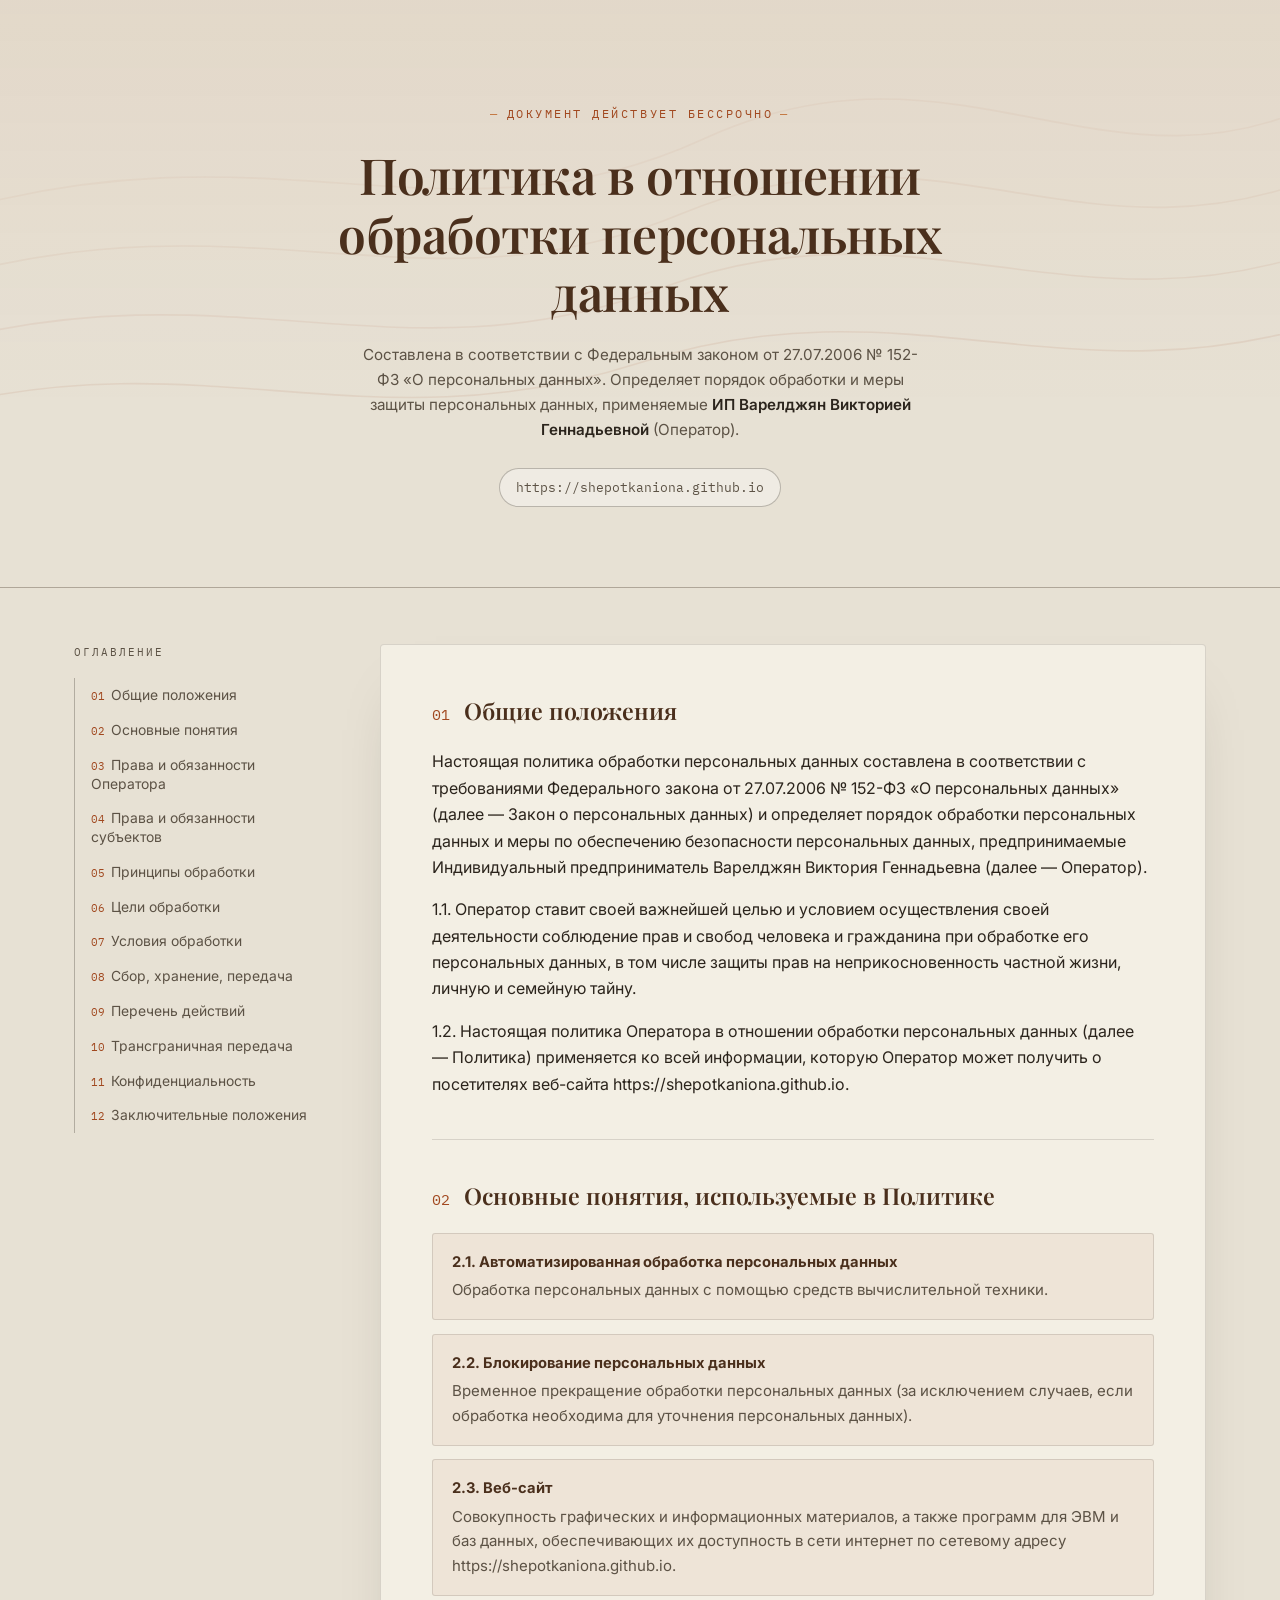
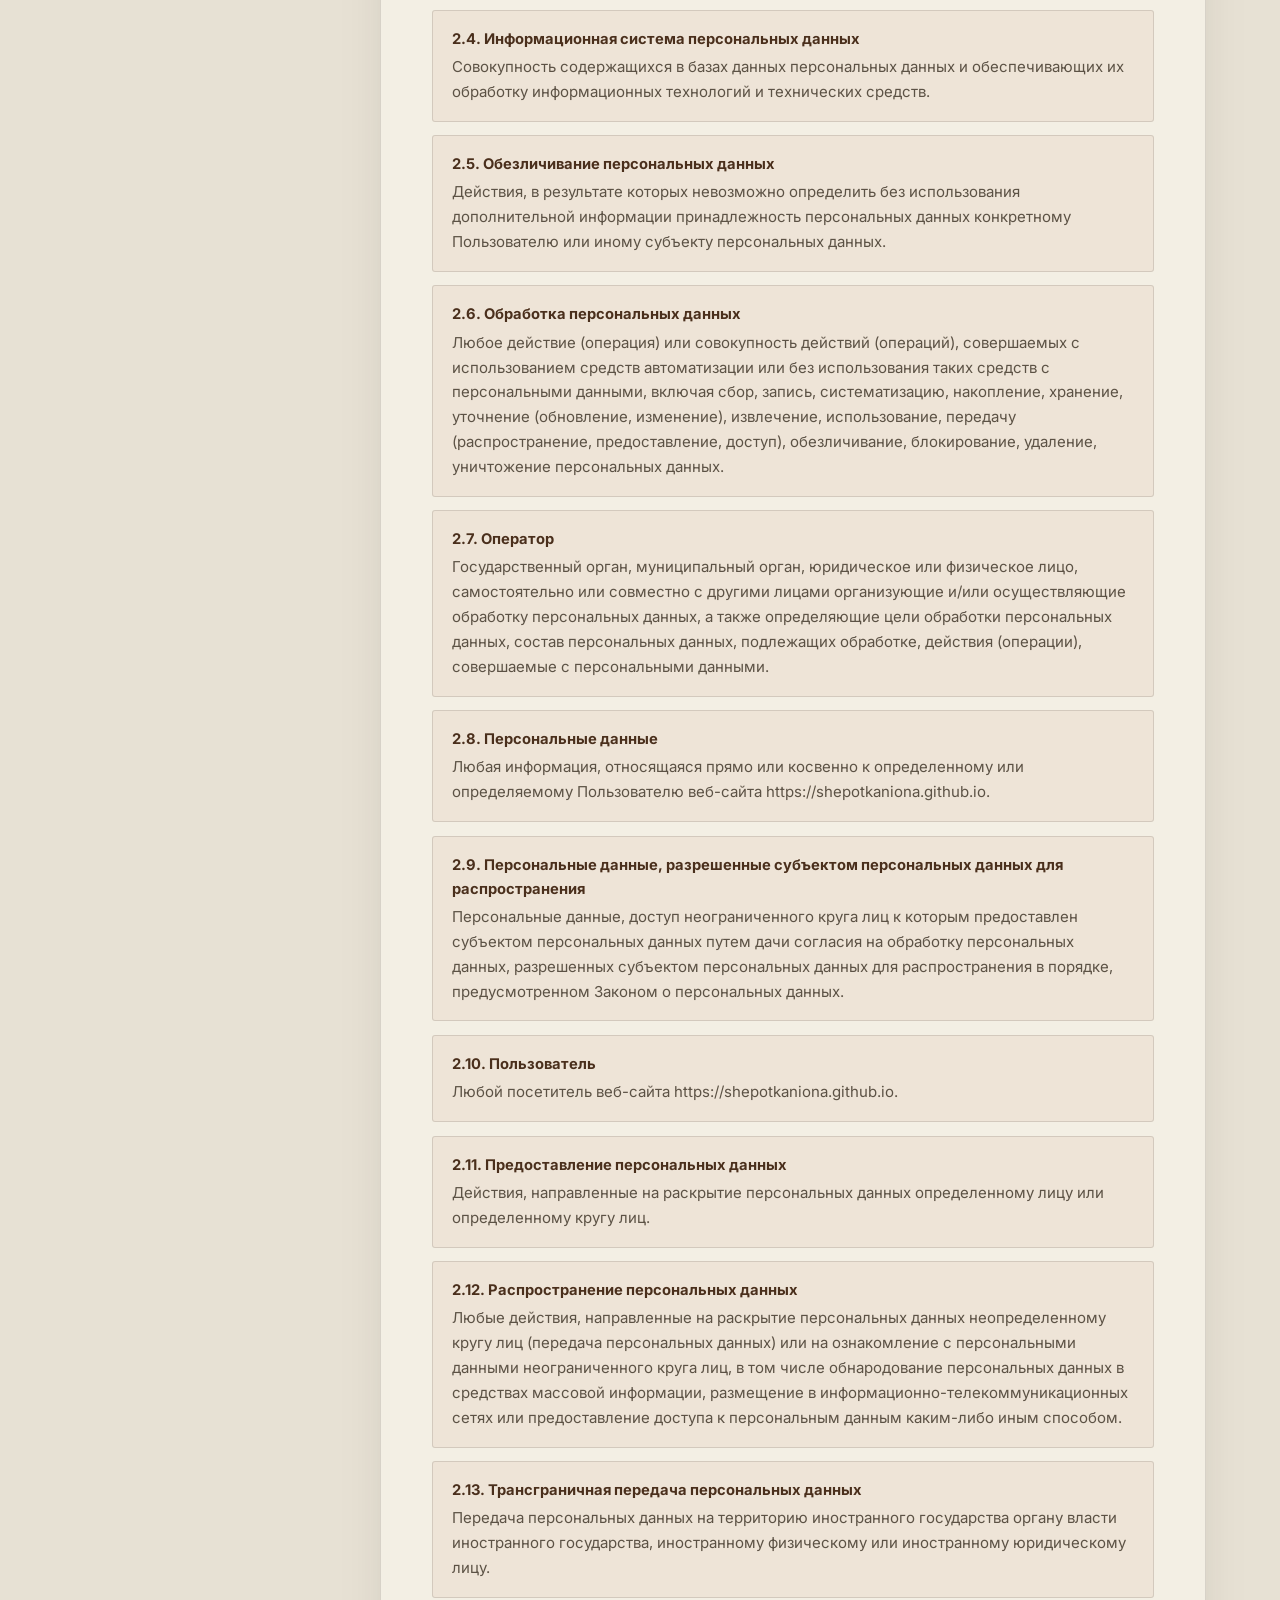
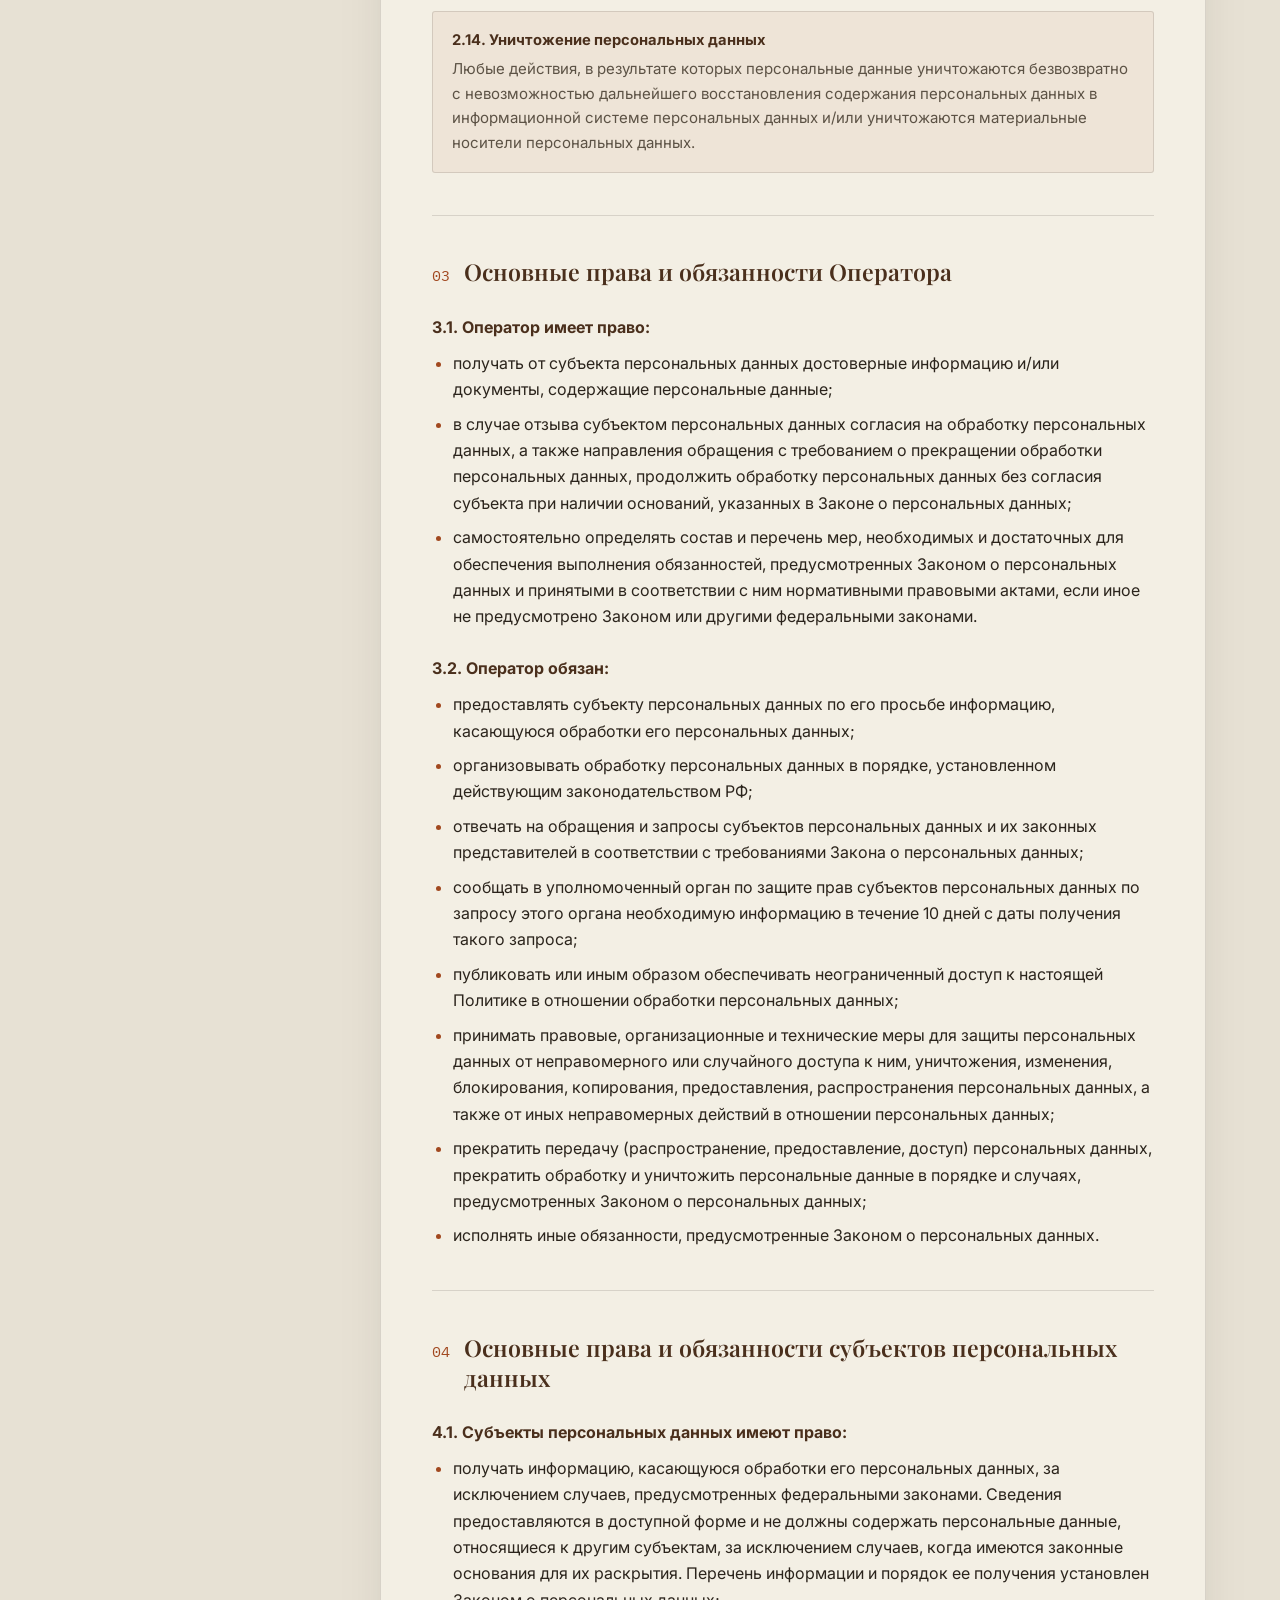
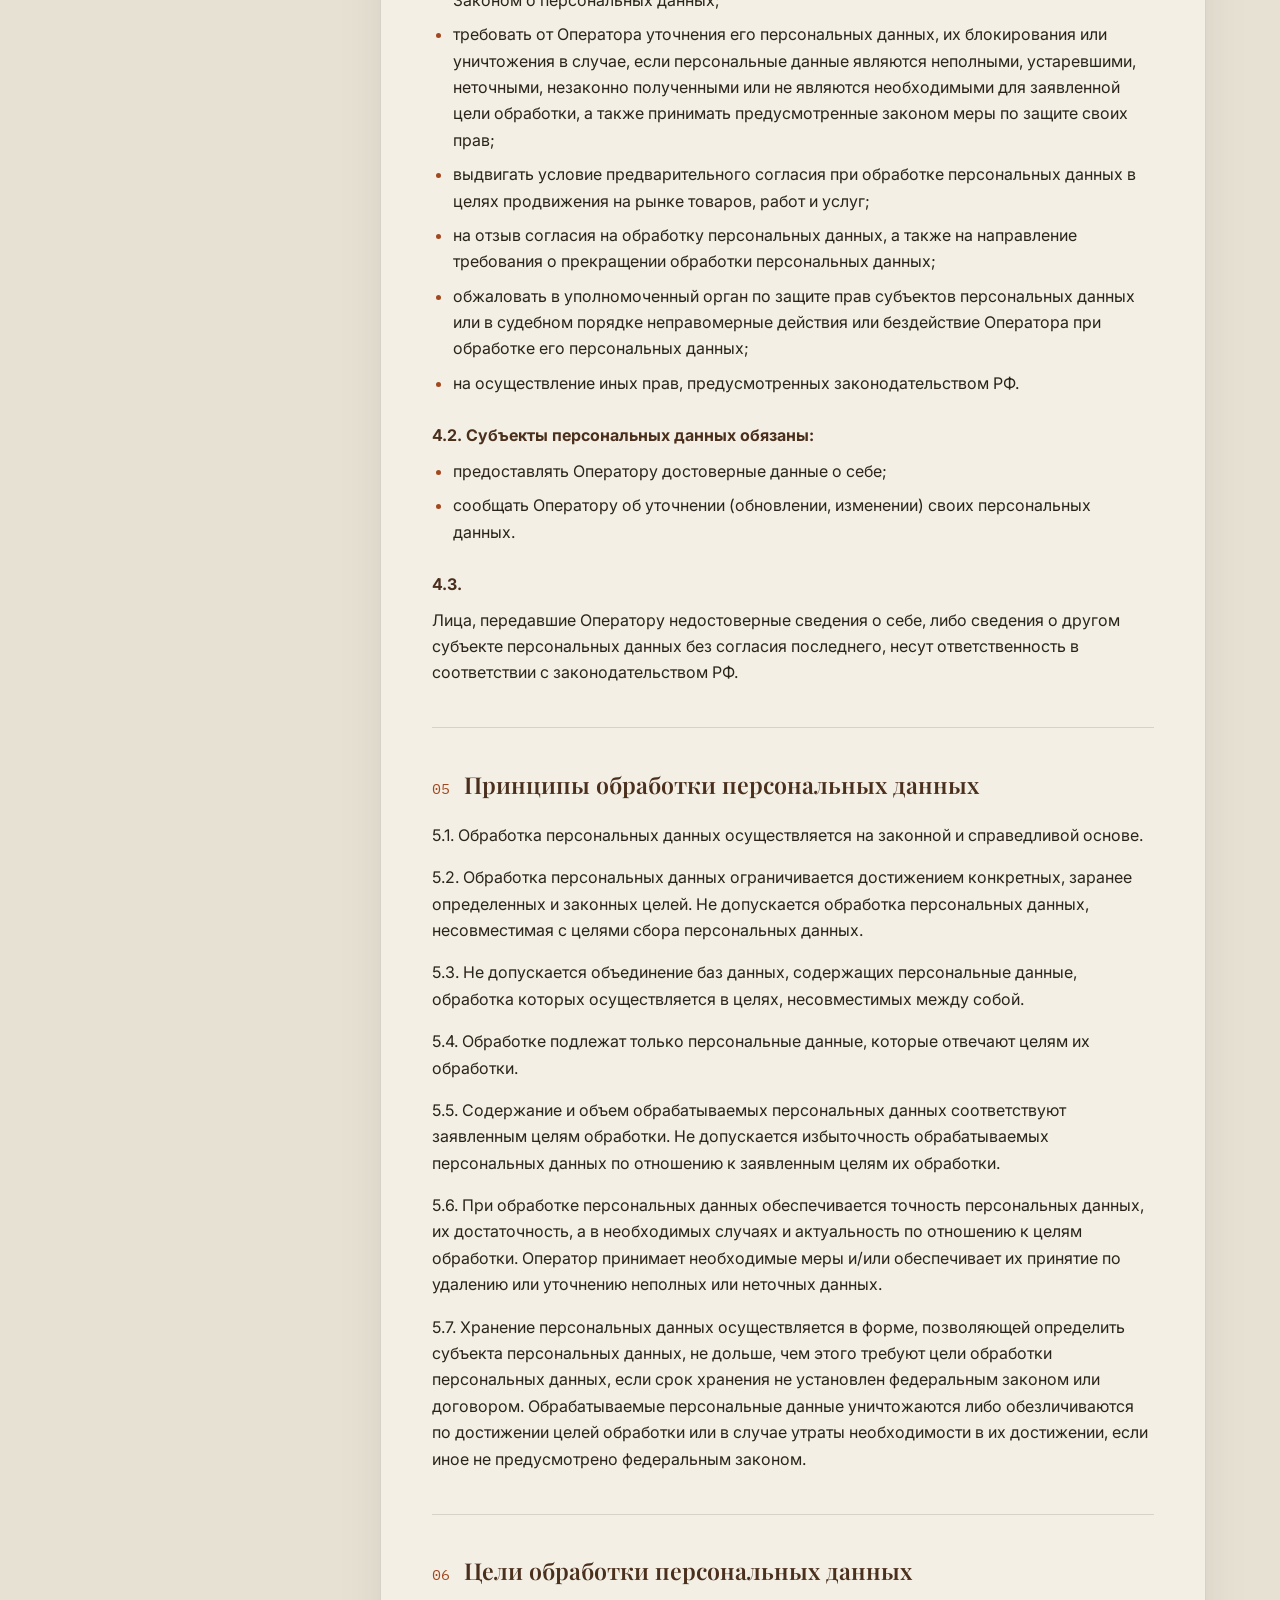
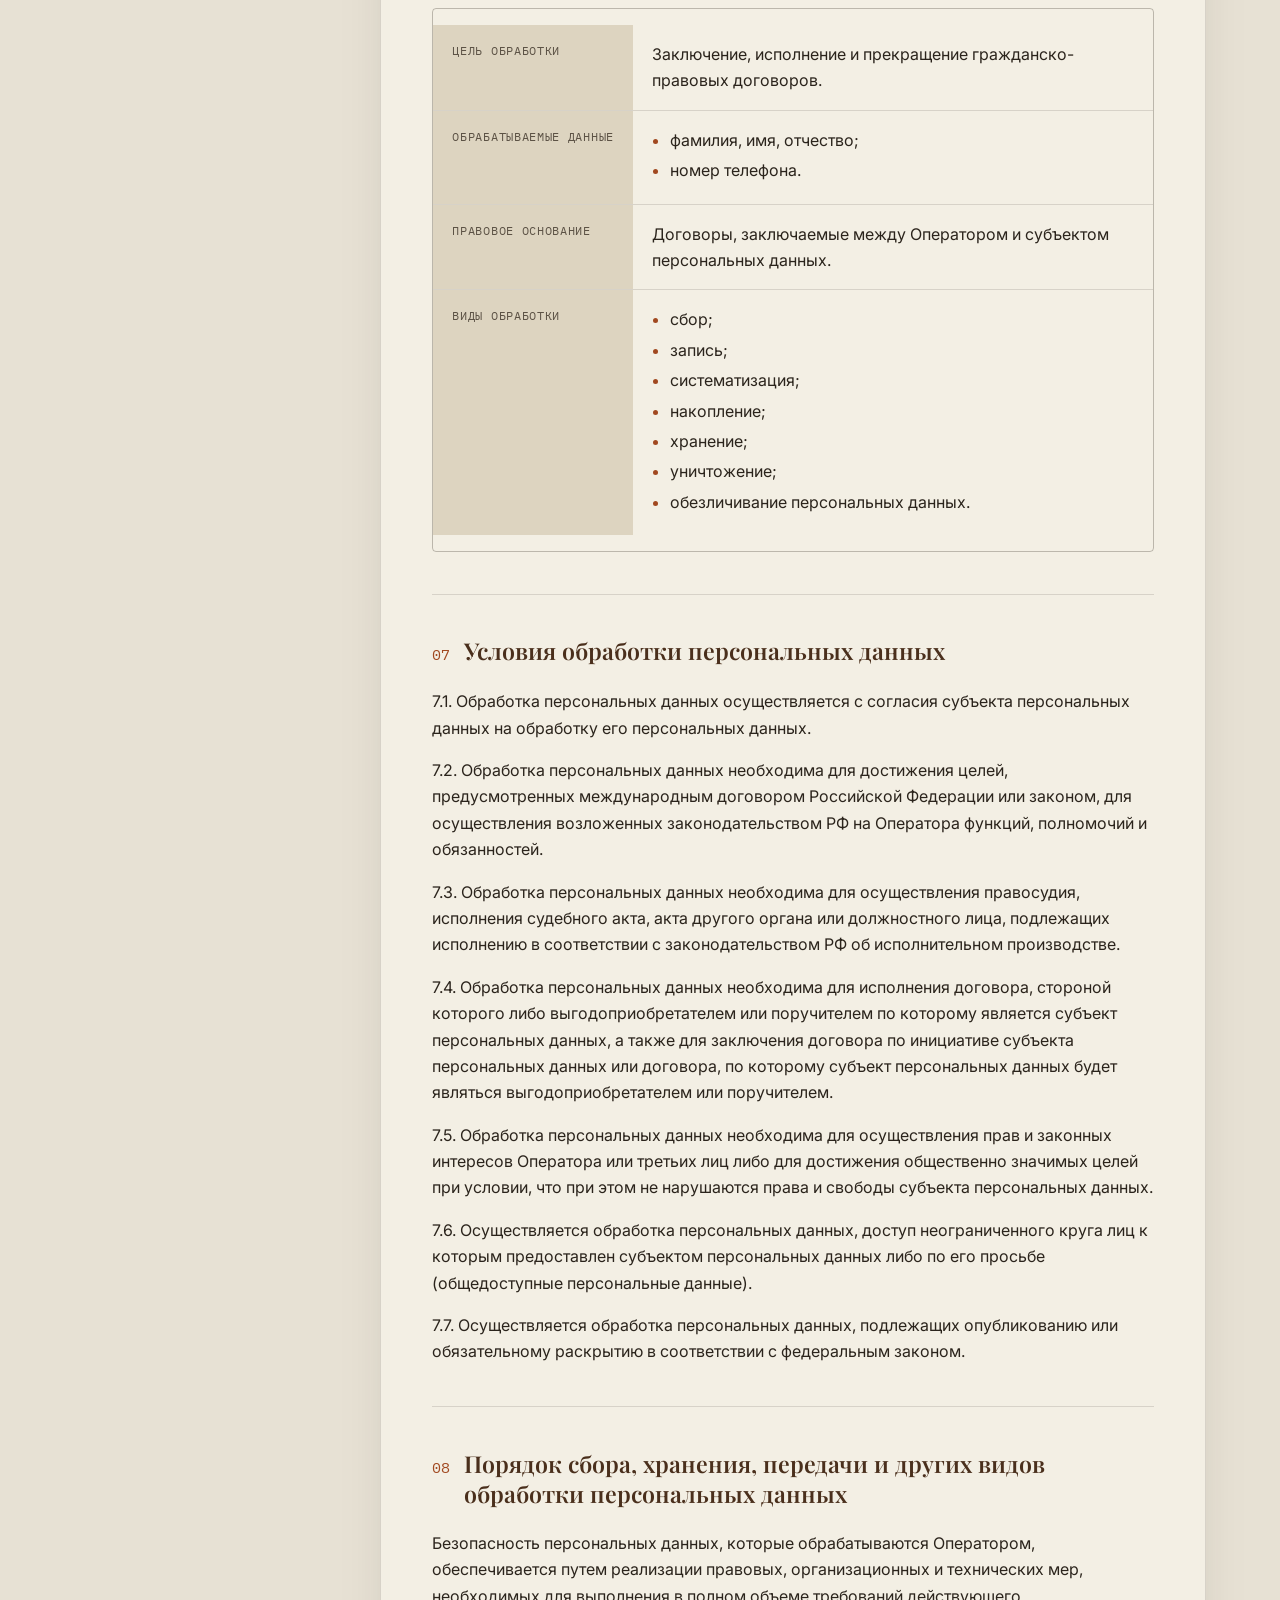
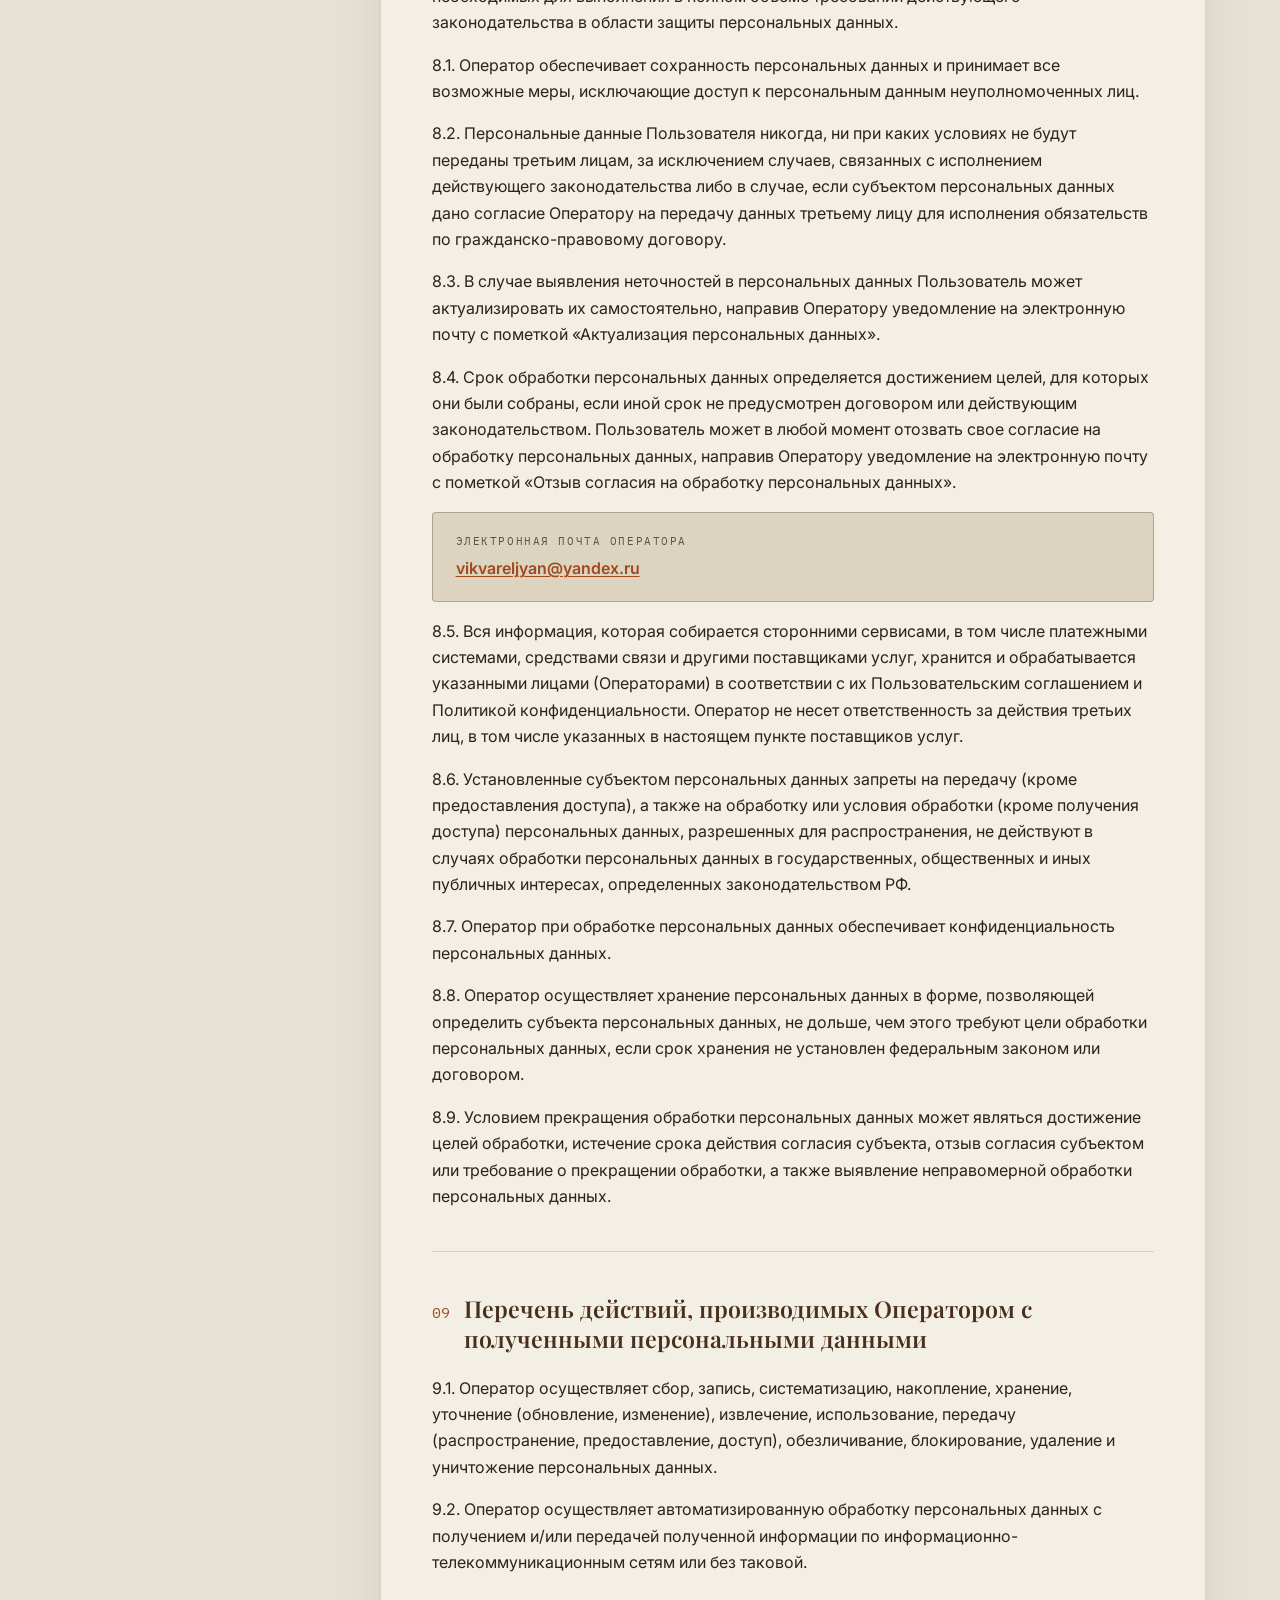
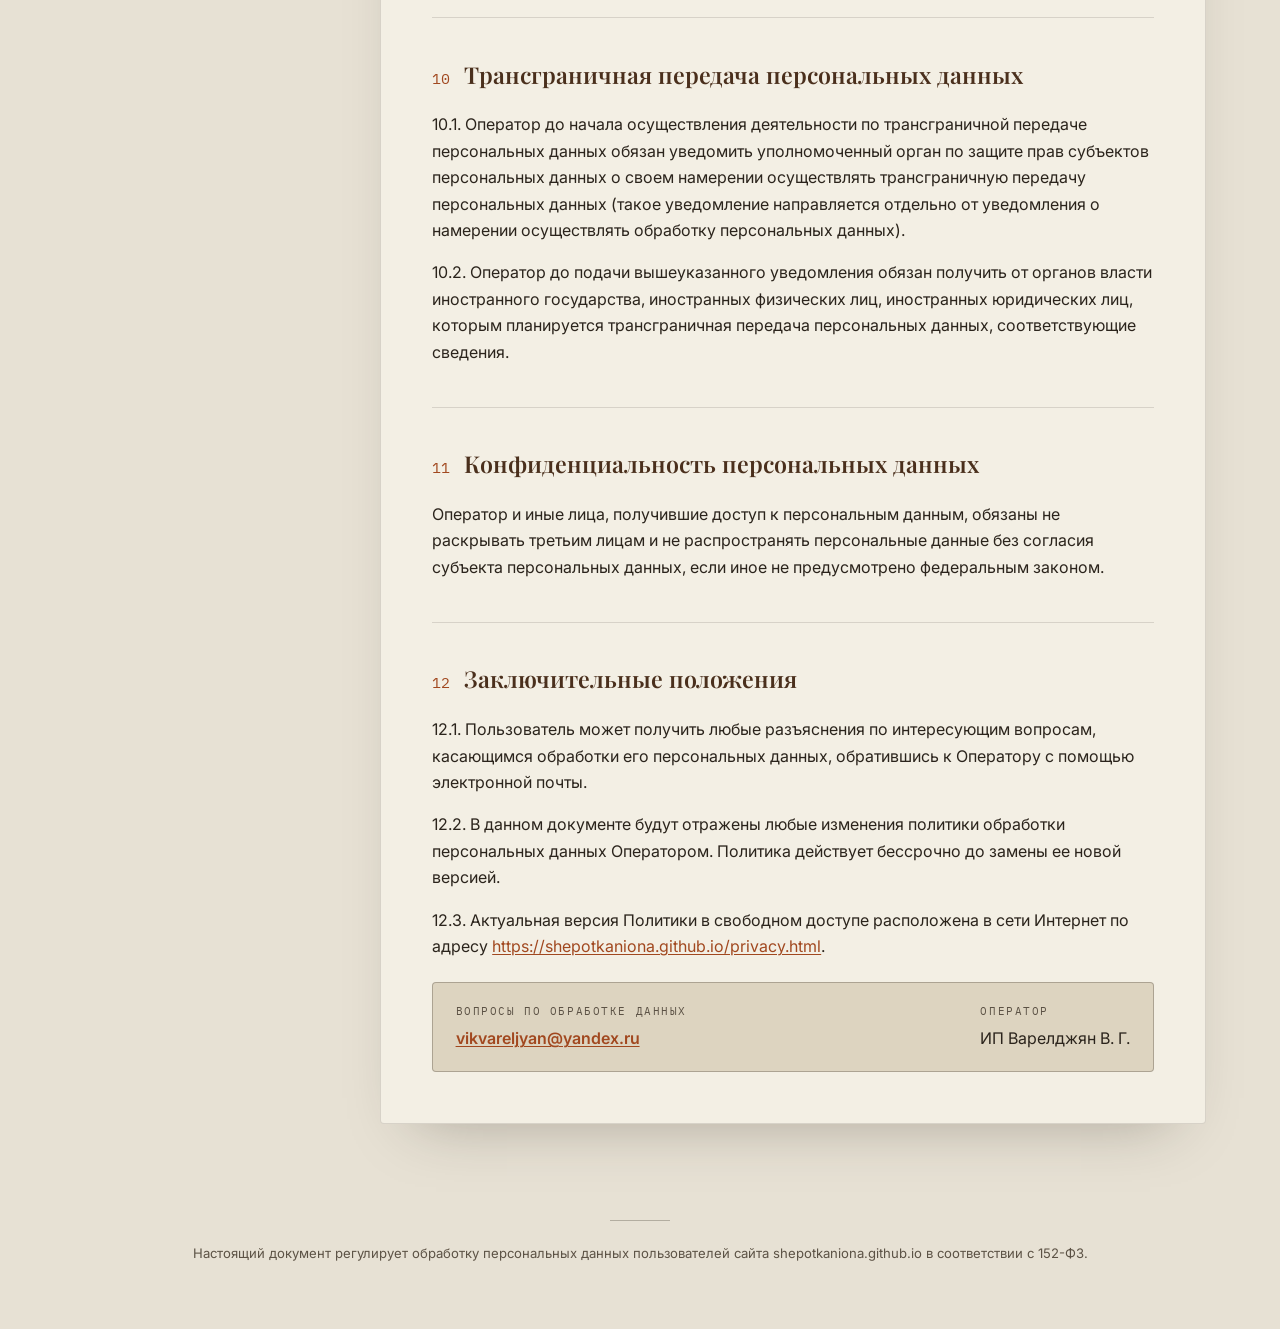
<file: privacy.html>
<!DOCTYPE html>
<html lang="ru">
<head>
<meta charset="UTF-8">
<meta name="viewport" content="width=device-width, initial-scale=1.0">
<title>Политика обработки персональных данных</title>
<link rel="preconnect" href="https://fonts.googleapis.com">
<link rel="preconnect" href="https://fonts.gstatic.com" crossorigin>
<link href="https://fonts.googleapis.com/css2?family=Playfair+Display:ital,wght@0,500;0,600;0,700;1,500&family=Inter:wght@400;500;600;700&family=IBM+Plex+Mono:wght@400;500&display=swap" rel="stylesheet">
<style>
  :root{
    --bg: #e7e1d4;
    --bg-panel: #ddd4c0;
    --paper: #f3efe4;
    --ink: #2b241c;
    --ink-soft: #5c5245;
    --heading: #4a2f1c;
    --accent: #a1481f;
    --accent-soft: #c47a45;
    --line: rgba(43,36,28,0.14);
    --line-strong: rgba(43,36,28,0.28);
    --max: 1180px;
  }

  *{ box-sizing: border-box; }

  html{ scroll-behavior: smooth; }

  body{
    margin: 0;
    background:
      radial-gradient(1200px 500px at 15% -10%, rgba(161,72,31,0.10), transparent 60%),
      var(--bg);
    color: var(--ink);
    font-family: 'Inter', system-ui, sans-serif;
    font-size: 16px;
    line-height: 1.65;
    -webkit-font-smoothing: antialiased;
  }

  a{ color: var(--accent); text-decoration-thickness: 1px; text-underline-offset: 2px; }
  a:hover{ color: var(--heading); }

  /* ---------- Contour / canyon motif ---------- */
  .contours{
    position: absolute;
    inset: 0;
    pointer-events: none;
    opacity: 0.55;
    z-index: 0;
  }

  /* ---------- Header ---------- */
  header{
    position: relative;
    overflow: hidden;
    padding: 6.5rem 1.5rem 5rem;
    border-bottom: 1px solid var(--line-strong);
    background: linear-gradient(180deg, rgba(161,72,31,0.06), transparent 70%);
  }

  .header-inner{
    position: relative;
    z-index: 1;
    max-width: 760px;
    margin: 0 auto;
    text-align: center;
  }

  .eyebrow{
    font-family: 'IBM Plex Mono', monospace;
    font-size: 0.72rem;
    letter-spacing: 0.22em;
    text-transform: uppercase;
    color: var(--accent);
    margin: 0 0 1.4rem;
  }

  .eyebrow::before,
  .eyebrow::after{
    content: "—";
    color: var(--accent-soft);
    margin: 0 0.6em;
  }

  h1{
    font-family: 'Playfair Display', serif;
    font-weight: 600;
    font-size: clamp(2.1rem, 4.6vw, 3.1rem);
    line-height: 1.18;
    color: var(--heading);
    margin: 0 0 1.3rem;
    letter-spacing: -0.01em;
  }

  .header-meta{
    font-size: 0.95rem;
    color: var(--ink-soft);
    margin: 0 auto;
    max-width: 560px;
  }

  .header-meta b{ color: var(--ink); font-weight: 600; }

  .header-site{
    display: inline-block;
    margin-top: 1.6rem;
    font-family: 'IBM Plex Mono', monospace;
    font-size: 0.82rem;
    color: var(--ink-soft);
    border: 1px solid var(--line-strong);
    background: rgba(255,255,255,0.35);
    padding: 0.5rem 1rem;
    border-radius: 100px;
  }

  /* ---------- Layout ---------- */
  .shell{
    max-width: var(--max);
    margin: 0 auto;
    padding: 3.5rem 1.5rem 6rem;
    display: grid;
    grid-template-columns: 250px minmax(0,1fr);
    gap: 3.5rem;
    align-items: start;
  }

  /* ---------- TOC ---------- */
  nav.toc{
    position: sticky;
    top: 2rem;
    align-self: start;
    max-height: calc(100vh - 4rem);
    overflow-y: auto;
    padding-right: 0.5rem;
  }

  .toc-label{
    font-family: 'IBM Plex Mono', monospace;
    font-size: 0.68rem;
    letter-spacing: 0.18em;
    text-transform: uppercase;
    color: var(--ink-soft);
    margin: 0 0 1rem;
  }

  .toc ol{
    list-style: none;
    margin: 0;
    padding: 0;
    border-left: 1px solid var(--line-strong);
  }

  .toc li{ margin: 0; }

  .toc a{
    display: block;
    padding: 0.5rem 0 0.5rem 1rem;
    margin-left: -1px;
    border-left: 1px solid transparent;
    font-size: 0.87rem;
    color: var(--ink-soft);
    text-decoration: none;
    line-height: 1.35;
    transition: color 0.15s ease, border-color 0.15s ease;
  }

  .toc a:hover{ color: var(--accent); border-left-color: var(--accent-soft); }

  .toc a .num{
    font-family: 'IBM Plex Mono', monospace;
    color: var(--accent);
    margin-right: 0.5em;
    font-size: 0.8em;
  }

  /* ---------- Document ---------- */
  main{
    background: var(--paper);
    border: 1px solid var(--line);
    border-radius: 4px;
    padding: clamp(1.75rem, 4vw, 4rem);
    box-shadow: 0 30px 60px -35px rgba(43,36,28,0.35);
  }

  section{
    padding-top: 2.6rem;
    margin-top: 2.6rem;
    border-top: 1px solid var(--line);
  }

  section:first-of-type{
    padding-top: 0;
    margin-top: 0;
    border-top: none;
  }

  .sec-head{
    display: flex;
    align-items: baseline;
    gap: 0.85rem;
    margin: 0 0 1.3rem;
    scroll-margin-top: 2rem;
  }

  .sec-num{
    font-family: 'IBM Plex Mono', monospace;
    font-size: 0.95rem;
    color: var(--accent);
    flex: none;
  }

  h2{
    font-family: 'Playfair Display', serif;
    font-weight: 600;
    font-size: 1.45rem;
    color: var(--heading);
    margin: 0;
    line-height: 1.3;
  }

  h3{
    font-family: 'Inter', sans-serif;
    font-weight: 700;
    font-size: 1rem;
    color: var(--heading);
    margin: 1.6rem 0 0.6rem;
  }

  p{ margin: 0 0 1rem; color: var(--ink); }
  p:last-child{ margin-bottom: 0; }

  ul, ol.plain{
    margin: 0 0 1rem;
    padding-left: 1.3rem;
  }

  ul li, ol.plain li{
    margin-bottom: 0.5rem;
    color: var(--ink);
  }

  ul li::marker{ color: var(--accent); }

  .term{
    background: rgba(161,72,31,0.06);
    border: 1px solid var(--line);
    border-radius: 3px;
    padding: 1rem 1.2rem;
    margin-bottom: 0.85rem;
  }

  .term dt{
    font-weight: 700;
    color: var(--heading);
    font-size: 0.92rem;
    margin-bottom: 0.25rem;
  }

  .term dd{ margin: 0; color: var(--ink-soft); font-size: 0.94rem; }

  .purpose-card{
    border: 1px solid var(--line-strong);
    border-radius: 4px;
    overflow: hidden;
    margin-top: 0.5rem;
  }

  .purpose-row{
    display: grid;
    grid-template-columns: 200px minmax(0,1fr);
    border-top: 1px solid var(--line);
  }

  .purpose-row:first-child{ border-top: none; }

  .purpose-row dt{
    font-family: 'IBM Plex Mono', monospace;
    font-size: 0.72rem;
    letter-spacing: 0.06em;
    text-transform: uppercase;
    color: var(--ink-soft);
    padding: 1rem 1.2rem;
    background: var(--bg-panel);
  }

  .purpose-row dd{
    margin: 0;
    padding: 1rem 1.2rem;
    color: var(--ink);
  }

  .purpose-row dd ul{ margin: 0; padding-left: 1.1rem; }
  .purpose-row dd ul li{ margin-bottom: 0.25rem; }

  .contact-block{
    display: flex;
    flex-wrap: wrap;
    gap: 1rem;
    align-items: center;
    justify-content: space-between;
    background: var(--bg-panel);
    border: 1px solid var(--line-strong);
    border-radius: 4px;
    padding: 1.2rem 1.4rem;
    margin-top: 0.5rem;
  }

  .contact-block .label{
    font-family: 'IBM Plex Mono', monospace;
    font-size: 0.7rem;
    letter-spacing: 0.14em;
    text-transform: uppercase;
    color: var(--ink-soft);
    margin-bottom: 0.3rem;
    display: block;
  }

  .contact-block a{
    font-weight: 600;
    font-size: 1rem;
  }

  footer{
    max-width: var(--max);
    margin: 0 auto;
    padding: 0 1.5rem 4rem;
    text-align: center;
    color: var(--ink-soft);
    font-size: 0.82rem;
  }

  footer .rule{
    width: 60px;
    height: 1px;
    background: var(--line-strong);
    margin: 0 auto 1.4rem;
  }

  /* ---------- Mobile ---------- */
  @media (max-width: 880px){
    .shell{
      grid-template-columns: 1fr;
      padding-top: 2.5rem;
    }
    nav.toc{
      position: static;
      max-height: none;
      background: var(--paper);
      border: 1px solid var(--line);
      border-radius: 4px;
      padding: 1.2rem 1.4rem 1.4rem;
    }
    .toc ol{ columns: 2; column-gap: 1.5rem; border-left: none; }
    .toc a{ border-left: none; padding: 0.35rem 0; }
    header{ padding: 4.5rem 1.25rem 3.5rem; }
    .purpose-row{ grid-template-columns: 1fr; }
    .purpose-row dt{ padding-bottom: 0.4rem; }
  }

  @media (prefers-reduced-motion: reduce){
    html{ scroll-behavior: auto; }
  }
</style>
</head>
<body>

<header>
  <svg class="contours" viewBox="0 0 1200 420" preserveAspectRatio="none" xmlns="http://www.w3.org/2000/svg">
    <path d="M -50 380 C 200 320, 350 420, 600 340 C 850 260, 1000 380, 1250 300" fill="none" stroke="#a1481f" stroke-opacity="0.16" stroke-width="1.5"/>
    <path d="M -50 320 C 220 250, 380 360, 620 270 C 860 180, 1010 320, 1250 230" fill="none" stroke="#a1481f" stroke-opacity="0.13" stroke-width="1.5"/>
    <path d="M -50 260 C 240 180, 400 300, 640 200 C 880 100, 1020 260, 1250 160" fill="none" stroke="#a1481f" stroke-opacity="0.10" stroke-width="1.5"/>
    <path d="M -50 200 C 260 110, 420 240, 660 130 C 900 20, 1040 200, 1250 90" fill="none" stroke="#a1481f" stroke-opacity="0.08" stroke-width="1.5"/>
  </svg>
  <div class="header-inner">
    <p class="eyebrow">Документ действует бессрочно</p>
    <h1>Политика в отношении обработки персональных данных</h1>
    <p class="header-meta">Составлена в соответствии с Федеральным законом от 27.07.2006 № 152-ФЗ «О персональных данных». Определяет порядок обработки и меры защиты персональных данных, применяемые <b>ИП Варелджян Викторией Геннадьевной</b> (Оператор).</p>
    <span class="header-site">https://shepotkaniona.github.io</span>
  </div>
</header>

<div class="shell">

  <nav class="toc" aria-label="Оглавление">
    <p class="toc-label">Оглавление</p>
    <ol>
      <li><a href="#s1"><span class="num">01</span>Общие положения</a></li>
      <li><a href="#s2"><span class="num">02</span>Основные понятия</a></li>
      <li><a href="#s3"><span class="num">03</span>Права и обязанности Оператора</a></li>
      <li><a href="#s4"><span class="num">04</span>Права и обязанности субъектов</a></li>
      <li><a href="#s5"><span class="num">05</span>Принципы обработки</a></li>
      <li><a href="#s6"><span class="num">06</span>Цели обработки</a></li>
      <li><a href="#s7"><span class="num">07</span>Условия обработки</a></li>
      <li><a href="#s8"><span class="num">08</span>Сбор, хранение, передача</a></li>
      <li><a href="#s9"><span class="num">09</span>Перечень действий</a></li>
      <li><a href="#s10"><span class="num">10</span>Трансграничная передача</a></li>
      <li><a href="#s11"><span class="num">11</span>Конфиденциальность</a></li>
      <li><a href="#s12"><span class="num">12</span>Заключительные положения</a></li>
    </ol>
  </nav>

  <main>

    <section id="s1">
      <div class="sec-head"><span class="sec-num">01</span><h2>Общие положения</h2></div>
      <p>Настоящая политика обработки персональных данных составлена в соответствии с требованиями Федерального закона от 27.07.2006 № 152-ФЗ «О персональных данных» (далее — Закон о персональных данных) и определяет порядок обработки персональных данных и меры по обеспечению безопасности персональных данных, предпринимаемые Индивидуальный предприниматель Варелджян Виктория Геннадьевна (далее — Оператор).</p>
      <p>1.1. Оператор ставит своей важнейшей целью и условием осуществления своей деятельности соблюдение прав и свобод человека и гражданина при обработке его персональных данных, в том числе защиты прав на неприкосновенность частной жизни, личную и семейную тайну.</p>
      <p>1.2. Настоящая политика Оператора в отношении обработки персональных данных (далее — Политика) применяется ко всей информации, которую Оператор может получить о посетителях веб-сайта https://shepotkaniona.github.io.</p>
    </section>

    <section id="s2">
      <div class="sec-head"><span class="sec-num">02</span><h2>Основные понятия, используемые в Политике</h2></div>

      <dl>
        <div class="term"><dt>2.1. Автоматизированная обработка персональных данных</dt><dd>Обработка персональных данных с помощью средств вычислительной техники.</dd></div>
        <div class="term"><dt>2.2. Блокирование персональных данных</dt><dd>Временное прекращение обработки персональных данных (за исключением случаев, если обработка необходима для уточнения персональных данных).</dd></div>
        <div class="term"><dt>2.3. Веб-сайт</dt><dd>Совокупность графических и информационных материалов, а также программ для ЭВМ и баз данных, обеспечивающих их доступность в сети интернет по сетевому адресу https://shepotkaniona.github.io.</dd></div>
        <div class="term"><dt>2.4. Информационная система персональных данных</dt><dd>Совокупность содержащихся в базах данных персональных данных и обеспечивающих их обработку информационных технологий и технических средств.</dd></div>
        <div class="term"><dt>2.5. Обезличивание персональных данных</dt><dd>Действия, в результате которых невозможно определить без использования дополнительной информации принадлежность персональных данных конкретному Пользователю или иному субъекту персональных данных.</dd></div>
        <div class="term"><dt>2.6. Обработка персональных данных</dt><dd>Любое действие (операция) или совокупность действий (операций), совершаемых с использованием средств автоматизации или без использования таких средств с персональными данными, включая сбор, запись, систематизацию, накопление, хранение, уточнение (обновление, изменение), извлечение, использование, передачу (распространение, предоставление, доступ), обезличивание, блокирование, удаление, уничтожение персональных данных.</dd></div>
        <div class="term"><dt>2.7. Оператор</dt><dd>Государственный орган, муниципальный орган, юридическое или физическое лицо, самостоятельно или совместно с другими лицами организующие и/или осуществляющие обработку персональных данных, а также определяющие цели обработки персональных данных, состав персональных данных, подлежащих обработке, действия (операции), совершаемые с персональными данными.</dd></div>
        <div class="term"><dt>2.8. Персональные данные</dt><dd>Любая информация, относящаяся прямо или косвенно к определенному или определяемому Пользователю веб-сайта https://shepotkaniona.github.io.</dd></div>
        <div class="term"><dt>2.9. Персональные данные, разрешенные субъектом персональных данных для распространения</dt><dd>Персональные данные, доступ неограниченного круга лиц к которым предоставлен субъектом персональных данных путем дачи согласия на обработку персональных данных, разрешенных субъектом персональных данных для распространения в порядке, предусмотренном Законом о персональных данных.</dd></div>
        <div class="term"><dt>2.10. Пользователь</dt><dd>Любой посетитель веб-сайта https://shepotkaniona.github.io.</dd></div>
        <div class="term"><dt>2.11. Предоставление персональных данных</dt><dd>Действия, направленные на раскрытие персональных данных определенному лицу или определенному кругу лиц.</dd></div>
        <div class="term"><dt>2.12. Распространение персональных данных</dt><dd>Любые действия, направленные на раскрытие персональных данных неопределенному кругу лиц (передача персональных данных) или на ознакомление с персональными данными неограниченного круга лиц, в том числе обнародование персональных данных в средствах массовой информации, размещение в информационно-телекоммуникационных сетях или предоставление доступа к персональным данным каким-либо иным способом.</dd></div>
        <div class="term"><dt>2.13. Трансграничная передача персональных данных</dt><dd>Передача персональных данных на территорию иностранного государства органу власти иностранного государства, иностранному физическому или иностранному юридическому лицу.</dd></div>
        <div class="term"><dt>2.14. Уничтожение персональных данных</dt><dd>Любые действия, в результате которых персональные данные уничтожаются безвозвратно с невозможностью дальнейшего восстановления содержания персональных данных в информационной системе персональных данных и/или уничтожаются материальные носители персональных данных.</dd></div>
      </dl>
    </section>

    <section id="s3">
      <div class="sec-head"><span class="sec-num">03</span><h2>Основные права и обязанности Оператора</h2></div>

      <h3>3.1. Оператор имеет право:</h3>
      <ul>
        <li>получать от субъекта персональных данных достоверные информацию и/или документы, содержащие персональные данные;</li>
        <li>в случае отзыва субъектом персональных данных согласия на обработку персональных данных, а также направления обращения с требованием о прекращении обработки персональных данных, продолжить обработку персональных данных без согласия субъекта при наличии оснований, указанных в Законе о персональных данных;</li>
        <li>самостоятельно определять состав и перечень мер, необходимых и достаточных для обеспечения выполнения обязанностей, предусмотренных Законом о персональных данных и принятыми в соответствии с ним нормативными правовыми актами, если иное не предусмотрено Законом или другими федеральными законами.</li>
      </ul>

      <h3>3.2. Оператор обязан:</h3>
      <ul>
        <li>предоставлять субъекту персональных данных по его просьбе информацию, касающуюся обработки его персональных данных;</li>
        <li>организовывать обработку персональных данных в порядке, установленном действующим законодательством РФ;</li>
        <li>отвечать на обращения и запросы субъектов персональных данных и их законных представителей в соответствии с требованиями Закона о персональных данных;</li>
        <li>сообщать в уполномоченный орган по защите прав субъектов персональных данных по запросу этого органа необходимую информацию в течение 10 дней с даты получения такого запроса;</li>
        <li>публиковать или иным образом обеспечивать неограниченный доступ к настоящей Политике в отношении обработки персональных данных;</li>
        <li>принимать правовые, организационные и технические меры для защиты персональных данных от неправомерного или случайного доступа к ним, уничтожения, изменения, блокирования, копирования, предоставления, распространения персональных данных, а также от иных неправомерных действий в отношении персональных данных;</li>
        <li>прекратить передачу (распространение, предоставление, доступ) персональных данных, прекратить обработку и уничтожить персональные данные в порядке и случаях, предусмотренных Законом о персональных данных;</li>
        <li>исполнять иные обязанности, предусмотренные Законом о персональных данных.</li>
      </ul>
    </section>

    <section id="s4">
      <div class="sec-head"><span class="sec-num">04</span><h2>Основные права и обязанности субъектов персональных данных</h2></div>

      <h3>4.1. Субъекты персональных данных имеют право:</h3>
      <ul>
        <li>получать информацию, касающуюся обработки его персональных данных, за исключением случаев, предусмотренных федеральными законами. Сведения предоставляются в доступной форме и не должны содержать персональные данные, относящиеся к другим субъектам, за исключением случаев, когда имеются законные основания для их раскрытия. Перечень информации и порядок ее получения установлен Законом о персональных данных;</li>
        <li>требовать от Оператора уточнения его персональных данных, их блокирования или уничтожения в случае, если персональные данные являются неполными, устаревшими, неточными, незаконно полученными или не являются необходимыми для заявленной цели обработки, а также принимать предусмотренные законом меры по защите своих прав;</li>
        <li>выдвигать условие предварительного согласия при обработке персональных данных в целях продвижения на рынке товаров, работ и услуг;</li>
        <li>на отзыв согласия на обработку персональных данных, а также на направление требования о прекращении обработки персональных данных;</li>
        <li>обжаловать в уполномоченный орган по защите прав субъектов персональных данных или в судебном порядке неправомерные действия или бездействие Оператора при обработке его персональных данных;</li>
        <li>на осуществление иных прав, предусмотренных законодательством РФ.</li>
      </ul>

      <h3>4.2. Субъекты персональных данных обязаны:</h3>
      <ul>
        <li>предоставлять Оператору достоверные данные о себе;</li>
        <li>сообщать Оператору об уточнении (обновлении, изменении) своих персональных данных.</li>
      </ul>

      <h3>4.3.</h3>
      <p>Лица, передавшие Оператору недостоверные сведения о себе, либо сведения о другом субъекте персональных данных без согласия последнего, несут ответственность в соответствии с законодательством РФ.</p>
    </section>

    <section id="s5">
      <div class="sec-head"><span class="sec-num">05</span><h2>Принципы обработки персональных данных</h2></div>
      <p>5.1. Обработка персональных данных осуществляется на законной и справедливой основе.</p>
      <p>5.2. Обработка персональных данных ограничивается достижением конкретных, заранее определенных и законных целей. Не допускается обработка персональных данных, несовместимая с целями сбора персональных данных.</p>
      <p>5.3. Не допускается объединение баз данных, содержащих персональные данные, обработка которых осуществляется в целях, несовместимых между собой.</p>
      <p>5.4. Обработке подлежат только персональные данные, которые отвечают целям их обработки.</p>
      <p>5.5. Содержание и объем обрабатываемых персональных данных соответствуют заявленным целям обработки. Не допускается избыточность обрабатываемых персональных данных по отношению к заявленным целям их обработки.</p>
      <p>5.6. При обработке персональных данных обеспечивается точность персональных данных, их достаточность, а в необходимых случаях и актуальность по отношению к целям обработки. Оператор принимает необходимые меры и/или обеспечивает их принятие по удалению или уточнению неполных или неточных данных.</p>
      <p>5.7. Хранение персональных данных осуществляется в форме, позволяющей определить субъекта персональных данных, не дольше, чем этого требуют цели обработки персональных данных, если срок хранения не установлен федеральным законом или договором. Обрабатываемые персональные данные уничтожаются либо обезличиваются по достижении целей обработки или в случае утраты необходимости в их достижении, если иное не предусмотрено федеральным законом.</p>
    </section>

    <section id="s6">
      <div class="sec-head"><span class="sec-num">06</span><h2>Цели обработки персональных данных</h2></div>
      <div class="purpose-card">
        <dl>
          <div class="purpose-row">
            <dt>Цель обработки</dt>
            <dd>Заключение, исполнение и прекращение гражданско-правовых договоров.</dd>
          </div>
          <div class="purpose-row">
            <dt>Обрабатываемые данные</dt>
            <dd><ul><li>фамилия, имя, отчество;</li><li>номер телефона.</li></ul></dd>
          </div>
          <div class="purpose-row">
            <dt>Правовое основание</dt>
            <dd>Договоры, заключаемые между Оператором и субъектом персональных данных.</dd>
          </div>
          <div class="purpose-row">
            <dt>Виды обработки</dt>
            <dd><ul><li>сбор;</li><li>запись;</li><li>систематизация;</li><li>накопление;</li><li>хранение;</li><li>уничтожение;</li><li>обезличивание персональных данных.</li></ul></dd>
          </div>
        </dl>
      </div>
    </section>

    <section id="s7">
      <div class="sec-head"><span class="sec-num">07</span><h2>Условия обработки персональных данных</h2></div>
      <p>7.1. Обработка персональных данных осуществляется с согласия субъекта персональных данных на обработку его персональных данных.</p>
      <p>7.2. Обработка персональных данных необходима для достижения целей, предусмотренных международным договором Российской Федерации или законом, для осуществления возложенных законодательством РФ на Оператора функций, полномочий и обязанностей.</p>
      <p>7.3. Обработка персональных данных необходима для осуществления правосудия, исполнения судебного акта, акта другого органа или должностного лица, подлежащих исполнению в соответствии с законодательством РФ об исполнительном производстве.</p>
      <p>7.4. Обработка персональных данных необходима для исполнения договора, стороной которого либо выгодоприобретателем или поручителем по которому является субъект персональных данных, а также для заключения договора по инициативе субъекта персональных данных или договора, по которому субъект персональных данных будет являться выгодоприобретателем или поручителем.</p>
      <p>7.5. Обработка персональных данных необходима для осуществления прав и законных интересов Оператора или третьих лиц либо для достижения общественно значимых целей при условии, что при этом не нарушаются права и свободы субъекта персональных данных.</p>
      <p>7.6. Осуществляется обработка персональных данных, доступ неограниченного круга лиц к которым предоставлен субъектом персональных данных либо по его просьбе (общедоступные персональные данные).</p>
      <p>7.7. Осуществляется обработка персональных данных, подлежащих опубликованию или обязательному раскрытию в соответствии с федеральным законом.</p>
    </section>

    <section id="s8">
      <div class="sec-head"><span class="sec-num">08</span><h2>Порядок сбора, хранения, передачи и других видов обработки персональных данных</h2></div>
      <p>Безопасность персональных данных, которые обрабатываются Оператором, обеспечивается путем реализации правовых, организационных и технических мер, необходимых для выполнения в полном объеме требований действующего законодательства в области защиты персональных данных.</p>
      <p>8.1. Оператор обеспечивает сохранность персональных данных и принимает все возможные меры, исключающие доступ к персональным данным неуполномоченных лиц.</p>
      <p>8.2. Персональные данные Пользователя никогда, ни при каких условиях не будут переданы третьим лицам, за исключением случаев, связанных с исполнением действующего законодательства либо в случае, если субъектом персональных данных дано согласие Оператору на передачу данных третьему лицу для исполнения обязательств по гражданско-правовому договору.</p>
      <p>8.3. В случае выявления неточностей в персональных данных Пользователь может актуализировать их самостоятельно, направив Оператору уведомление на электронную почту с пометкой «Актуализация персональных данных».</p>
      <p>8.4. Срок обработки персональных данных определяется достижением целей, для которых они были собраны, если иной срок не предусмотрен договором или действующим законодательством. Пользователь может в любой момент отозвать свое согласие на обработку персональных данных, направив Оператору уведомление на электронную почту с пометкой «Отзыв согласия на обработку персональных данных».</p>

      <div class="contact-block">
        <div>
          <span class="label">Электронная почта Оператора</span>
          <a href="mailto:vikvareljyan@yandex.ru">vikvareljyan@yandex.ru</a>
        </div>
      </div>

      <p style="margin-top:1rem;">8.5. Вся информация, которая собирается сторонними сервисами, в том числе платежными системами, средствами связи и другими поставщиками услуг, хранится и обрабатывается указанными лицами (Операторами) в соответствии с их Пользовательским соглашением и Политикой конфиденциальности. Оператор не несет ответственность за действия третьих лиц, в том числе указанных в настоящем пункте поставщиков услуг.</p>
      <p>8.6. Установленные субъектом персональных данных запреты на передачу (кроме предоставления доступа), а также на обработку или условия обработки (кроме получения доступа) персональных данных, разрешенных для распространения, не действуют в случаях обработки персональных данных в государственных, общественных и иных публичных интересах, определенных законодательством РФ.</p>
      <p>8.7. Оператор при обработке персональных данных обеспечивает конфиденциальность персональных данных.</p>
      <p>8.8. Оператор осуществляет хранение персональных данных в форме, позволяющей определить субъекта персональных данных, не дольше, чем этого требуют цели обработки персональных данных, если срок хранения не установлен федеральным законом или договором.</p>
      <p>8.9. Условием прекращения обработки персональных данных может являться достижение целей обработки, истечение срока действия согласия субъекта, отзыв согласия субъектом или требование о прекращении обработки, а также выявление неправомерной обработки персональных данных.</p>
    </section>

    <section id="s9">
      <div class="sec-head"><span class="sec-num">09</span><h2>Перечень действий, производимых Оператором с полученными персональными данными</h2></div>
      <p>9.1. Оператор осуществляет сбор, запись, систематизацию, накопление, хранение, уточнение (обновление, изменение), извлечение, использование, передачу (распространение, предоставление, доступ), обезличивание, блокирование, удаление и уничтожение персональных данных.</p>
      <p>9.2. Оператор осуществляет автоматизированную обработку персональных данных с получением и/или передачей полученной информации по информационно-телекоммуникационным сетям или без таковой.</p>
    </section>

    <section id="s10">
      <div class="sec-head"><span class="sec-num">10</span><h2>Трансграничная передача персональных данных</h2></div>
      <p>10.1. Оператор до начала осуществления деятельности по трансграничной передаче персональных данных обязан уведомить уполномоченный орган по защите прав субъектов персональных данных о своем намерении осуществлять трансграничную передачу персональных данных (такое уведомление направляется отдельно от уведомления о намерении осуществлять обработку персональных данных).</p>
      <p>10.2. Оператор до подачи вышеуказанного уведомления обязан получить от органов власти иностранного государства, иностранных физических лиц, иностранных юридических лиц, которым планируется трансграничная передача персональных данных, соответствующие сведения.</p>
    </section>

    <section id="s11">
      <div class="sec-head"><span class="sec-num">11</span><h2>Конфиденциальность персональных данных</h2></div>
      <p>Оператор и иные лица, получившие доступ к персональным данным, обязаны не раскрывать третьим лицам и не распространять персональные данные без согласия субъекта персональных данных, если иное не предусмотрено федеральным законом.</p>
    </section>

    <section id="s12">
      <div class="sec-head"><span class="sec-num">12</span><h2>Заключительные положения</h2></div>
      <p>12.1. Пользователь может получить любые разъяснения по интересующим вопросам, касающимся обработки его персональных данных, обратившись к Оператору с помощью электронной почты.</p>
      <p>12.2. В данном документе будут отражены любые изменения политики обработки персональных данных Оператором. Политика действует бессрочно до замены ее новой версией.</p>
      <p>12.3. Актуальная версия Политики в свободном доступе расположена в сети Интернет по адресу <a href="privacy.html">https://shepotkaniona.github.io/privacy.html</a>.</p>

      <div class="contact-block" style="margin-top:1.4rem;">
        <div>
          <span class="label">Вопросы по обработке данных</span>
          <a href="mailto:vikvareljyan@yandex.ru">vikvareljyan@yandex.ru</a>
        </div>
        <div>
          <span class="label">Оператор</span>
          ИП Варелджян В. Г.
        </div>
      </div>
    </section>

  </main>
</div>

<footer>
  <div class="rule"></div>
  Настоящий документ регулирует обработку персональных данных пользователей сайта shepotkaniona.github.io в соответствии с 152-ФЗ.
</footer>

</body>
</html>
</file>
